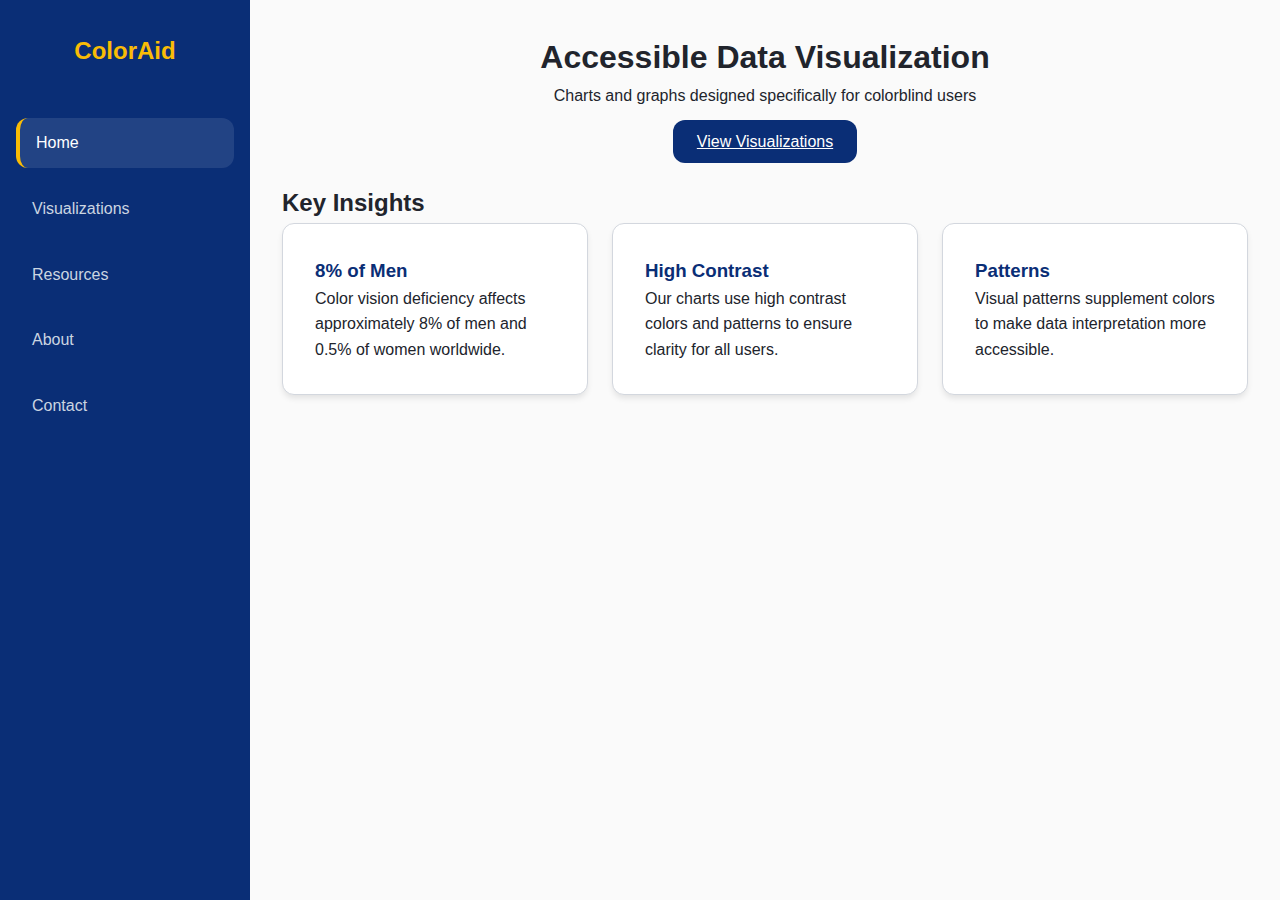
<file: index.html>
<!DOCTYPE html>
<html lang="en">
<head>
  <meta charset="UTF-8">
  <meta name="viewport" content="width=device-width, initial-scale=1.0">
  <title>ColorAid Charts - Dashboard</title>
  <link rel="stylesheet" href="assets/styles/style.css">
  <link rel="shortcut icon" href="favicon.svg" type="image/x-icon">
  <script src="assets/scripts/script.js" defer></script>
  <script type="text/javascript">
    (function(c,l,a,r,i,t,y){
        c[a]=c[a]||function(){(c[a].q=c[a].q||[]).push(arguments)};
        t=l.createElement(r);t.async=1;t.src="https://www.clarity.ms/tag/"+i;
        y=l.getElementsByTagName(r)[0];y.parentNode.insertBefore(t,y);
    })(window, document, "clarity", "script", "tl1msh2t1t");
  </script>
</head>
<body>
  <nav class="sidebar">
    <h1 class="nav-title">ColorAid</h1>
    <ul class="nav-menu">
      <li><a href="index.html" class="nav-link" data-tooltip="Go to Dashboard">Home</a></li>
      <li><a href="visualizations.html" class="nav-link" data-tooltip="View Charts">Visualizations</a></li>
      <li><a href="resources.html" class="nav-link" data-tooltip="Learn More">Resources</a></li>
      <li><a href="about.html" class="nav-link" data-tooltip="Our Story">About</a></li>
      <li><a href="contact.html" class="nav-link" data-tooltip="Get in Touch">Contact</a></li>
    </ul>
  </nav>

  <main class="main-wrapper">
    <div class="container">
      <header class="hero">
        <h1 class="hero-title">Accessible Data Visualization</h1>
        <p class="hero-subtitle">Charts and graphs designed specifically for colorblind users</p>
        <div style="text-align:center; margin-bottom: 30px; margin-top: 20px;">
             <a href="visualizations.html" class="styled-btn" data-tooltip="Click to explore interactive charts">View Visualizations</a>
        </div>
      </header>

      <section class="features">
        <h2 class="section-title">Key Insights</h2>
        <div class="features-grid">
          <div class="card-style">
            <h3 class="feature-title">8% of Men</h3>
            <p class="feature-description">Color vision deficiency affects approximately 8% of men and 0.5% of women worldwide.</p>
          </div>
          <div class="card-style">
            <h3 class="feature-title">High Contrast</h3>
            <p class="feature-description">Our charts use high contrast colors and patterns to ensure clarity for all users.</p>
          </div>
          <div class="card-style">
            <h3 class="feature-title">Patterns</h3>
            <p class="feature-description">Visual patterns supplement colors to make data interpretation more accessible.</p>
          </div>
        </div>
      </section>
    </div>
  </main>
</body>
</html>
</file>
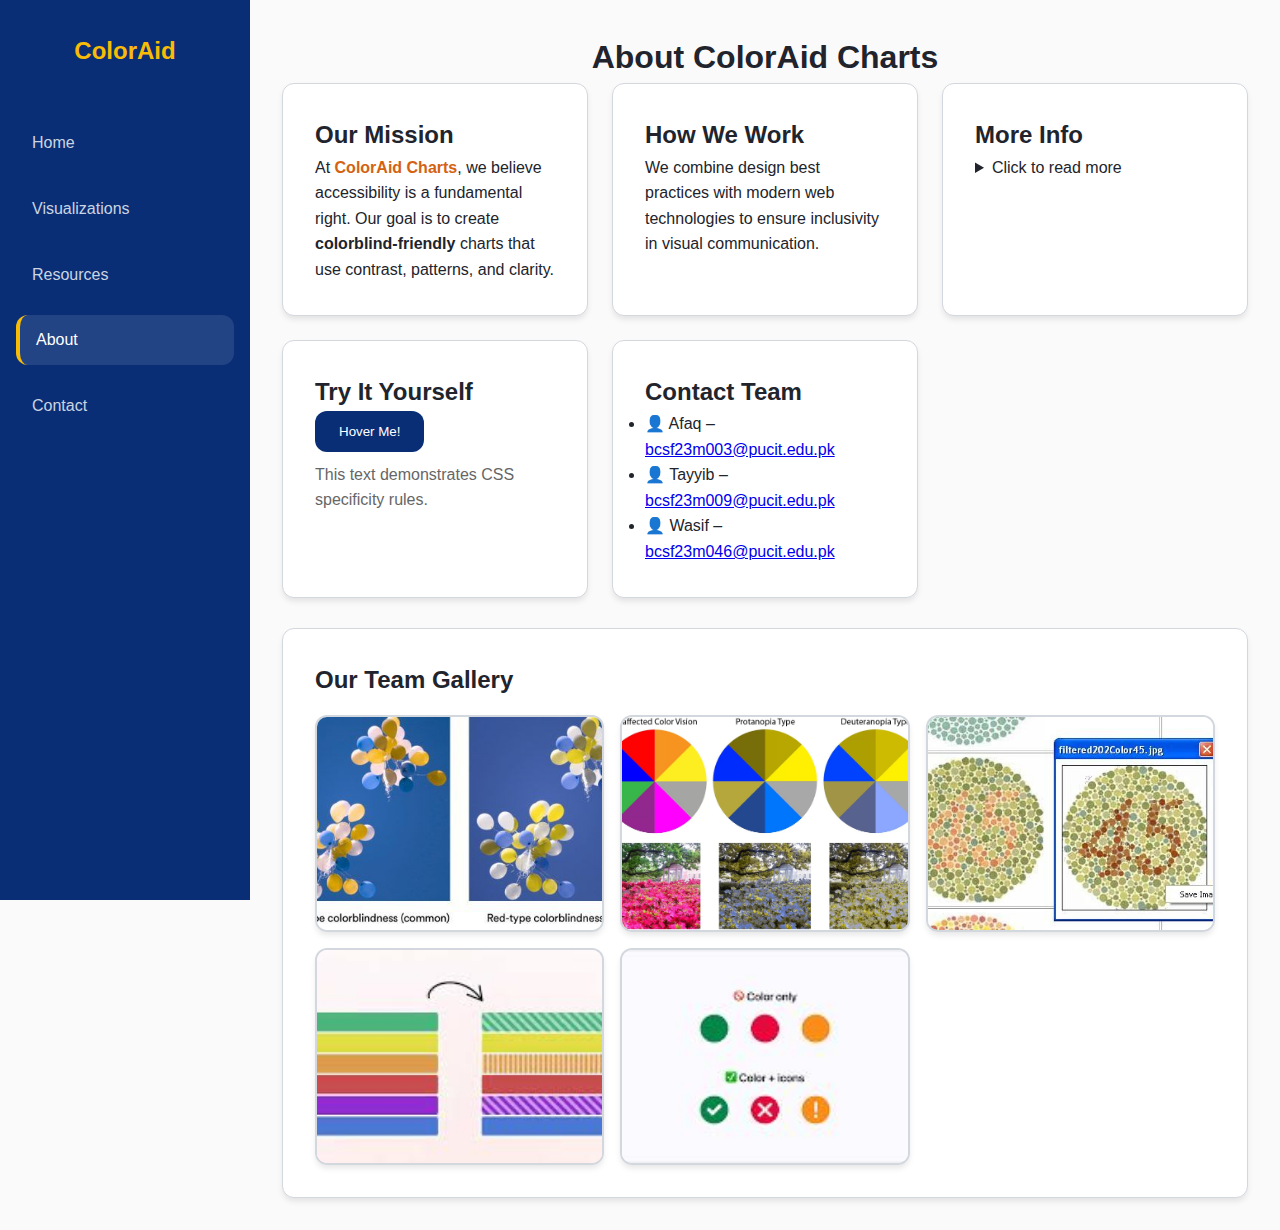
<file: about.html>
<!DOCTYPE html>
<html lang="en">

<head>
    <meta charset="UTF-8">
    <meta name="viewport" content="width=device-width, initial-scale=1.0">
    <title>ColorAid Charts - About</title>
    <link rel="stylesheet" href="assets/styles/style.css">
    <link rel="shortcut icon" href="favicon.svg" type="image/x-icon">
    <script src="assets/scripts/script.js" defer></script>
</head>

<body>
    <nav class="sidebar">
        <h1 class="nav-title">ColorAid</h1>
        <ul class="nav-menu">
            <li><a href="index.html" class="nav-link" data-tooltip="Go to Dashboard">Home</a></li>
            <li><a href="visualizations.html" class="nav-link" data-tooltip="View Charts">Visualizations</a></li>
            <li><a href="resources.html" class="nav-link" data-tooltip="Learn More">Resources</a></li>
            <li><a href="about.html" class="nav-link" data-tooltip="Our Story">About</a></li>
            <li><a href="contact.html" class="nav-link" data-tooltip="Get in Touch">Contact</a></li>
        </ul>
    </nav>

    <main class="main-wrapper">
        <div class="container">
            <h1 class="page-title">About ColorAid Charts</h1>

            <div class="features-grid">
                <section class="card-style">
                    <h2>Our Mission</h2>
                    <p>At <span style="color:var(--secondary); font-weight:bold;">ColorAid Charts</span>, we believe
                        accessibility is a fundamental right. Our goal is to create <strong>colorblind-friendly</strong>
                        charts that use contrast, patterns, and clarity.</p>
                </section>

                <section class="card-style">
                    <h2>How We Work</h2>
                    <p>We combine design best practices with modern web technologies to ensure inclusivity in visual
                        communication.</p>
                </section>

                <section class="card-style">
                    <h2>More Info</h2>
                    <details>
                        <summary data-tooltip="Click to expand details">Click to read more</summary>
                        <p style="margin-top:10px;">Our charts are tested with multiple accessibility tools, including
                            screen readers and colorblind simulators. We also adhere to WCAG 2.1 guidelines for color
                            contrast.</p>
                    </details>
                </section>

                <section class="card-style">
                    <h2>Try It Yourself</h2>
                    <button class="styled-btn" data-tooltip="Hover to see CSS specificity">Hover Me!</button>
                    <p id="specificity-demo" style="margin-top:10px; color:#666;">This text demonstrates CSS specificity
                        rules.</p>
                </section>

                <section class="card-style">
                    <h2>Contact Team</h2>
                    <ul class="team-emails">
                        <li>👤 Afaq – <a href="mailto:bcsf23m003@pucit.edu.pk"
                                data-tooltip="Email Afaq">bcsf23m003@pucit.edu.pk</a></li>
                        <li>👤 Tayyib – <a href="mailto:bcsf23m009@pucit.edu.pk"
                                data-tooltip="Email Tayyib">bcsf23m009@pucit.edu.pk</a></li>
                        <li>👤 Wasif – <a href="mailto:bcsf23m046@pucit.edu.pk"
                                data-tooltip="Email Wasif">bcsf23m046@pucit.edu.pk</a></li>
                    </ul>
                </section>

            </div>

            <section class="card-style" style="margin-top: 30px;">
                <h2>Our Team Gallery</h2>
                <div class="gallery-grid">
                    <img src="assets/images/pic 1.jpg" alt="pic1" loading="lazy">
                    <img src="assets/images/pic 2.jpg" alt="pic2" loading="lazy">
                    <img src="assets/images/pic 3.jpg" alt="pic3" loading="lazy">
                    <img src="assets/images/pic 4.jpg" alt="pic4" loading="lazy">
                    <img src="assets/images/pic 5.jpg" alt="pic5" loading="lazy">
                    <!-- <img src="assets/images/gallery6.jpg" alt="pic6" loading="lazy"> -->
                </div>
            </section>

        </div>
    </main>
</body>

</html>
</file>
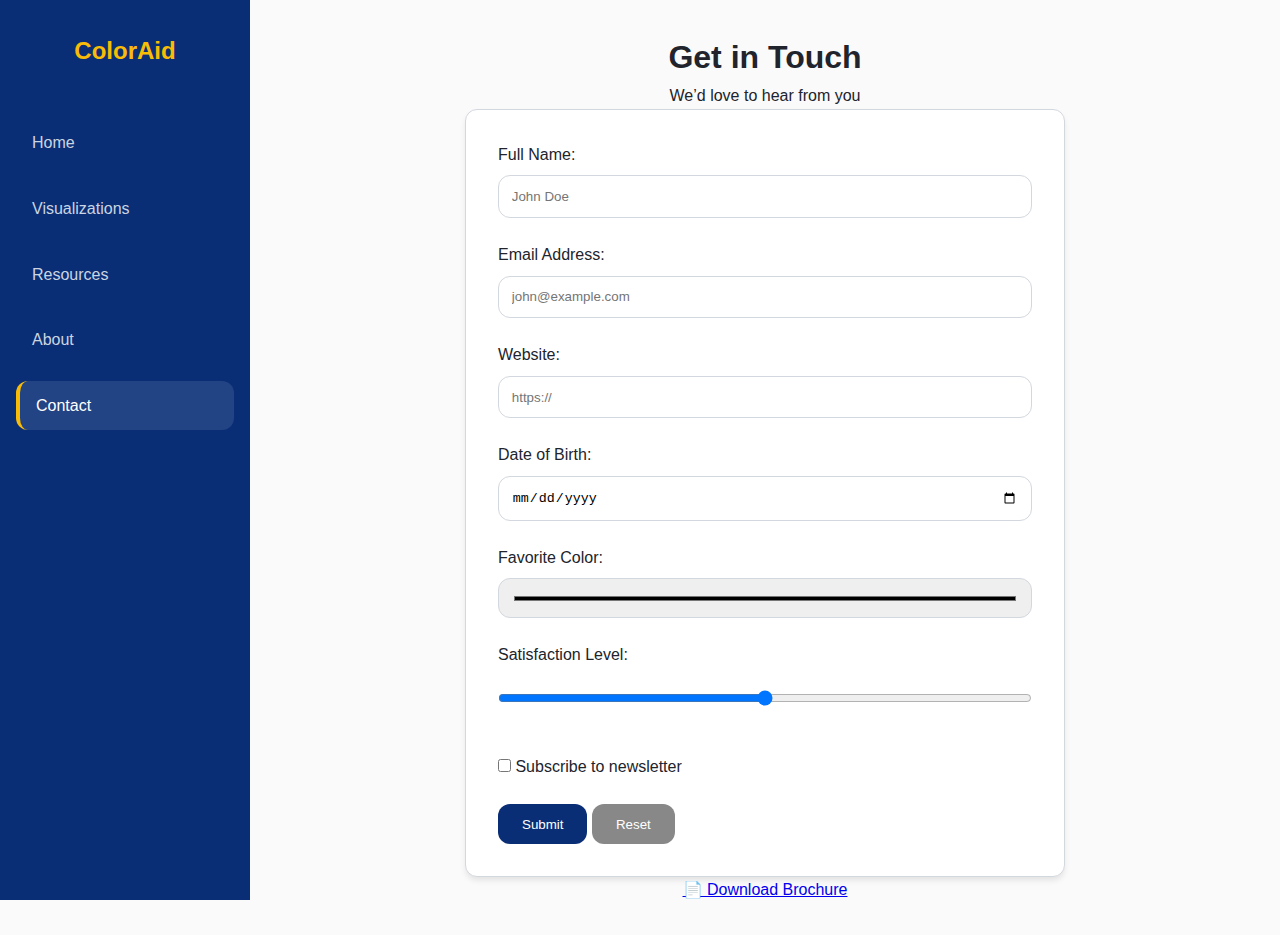
<file: contact.html>
<!DOCTYPE html>
<html lang="en">
<head>
  <meta charset="UTF-8">
  <meta name="viewport" content="width=device-width, initial-scale=1.0">
  <title>ColorAid Charts - Contact</title>
  <link rel="stylesheet" href="assets/styles/style.css">
  <link rel="shortcut icon" href="favicon.svg" type="image/x-icon">
  <script src="assets/scripts/script.js" defer></script>
</head>
<body>
  <nav class="sidebar">
    <h1 class="nav-title">ColorAid</h1>
    <ul class="nav-menu">
      <li><a href="index.html" class="nav-link" data-tooltip="Go to Dashboard">Home</a></li>
      <li><a href="visualizations.html" class="nav-link" data-tooltip="View Charts">Visualizations</a></li>
      <li><a href="resources.html" class="nav-link" data-tooltip="Learn More">Resources</a></li>
      <li><a href="about.html" class="nav-link" data-tooltip="Our Story">About</a></li>
      <li><a href="contact.html" class="nav-link" data-tooltip="Get in Touch">Contact</a></li>
    </ul>
  </nav>

  <main class="main-wrapper">
    <div class="container">
      <h1 class="page-title">Get in Touch</h1>
      <p class="page-subtitle">We’d love to hear from you</p>

      <form class="contact-form card-style">
        
        <div class="form-group">
            <label for="name">Full Name:</label>
            <input type="text" id="name" name="name" required placeholder="John Doe">
        </div>

        <div class="form-group">
            <label for="email">Email Address:</label>
            <input type="email" id="email" name="email" required placeholder="john@example.com">
        </div>

        <div class="form-group">
            <label for="website">Website:</label>
            <input type="url" id="website" name="website" placeholder="https://">
        </div>

        <div class="form-group">
            <label for="dob">Date of Birth:</label>
            <input type="date" id="dob" name="dob">
        </div>

        <div class="form-group">
            <label for="color">Favorite Color:</label>
            <input type="color" id="color" name="color" style="height:40px;">
        </div>

        <div class="form-group">
            <label for="range">Satisfaction Level:</label>
            <input type="range" id="range" name="range" min="0" max="10" data-tooltip="Slide to rate">
        </div>

        <div class="form-group">
            <label>
              <input type="checkbox" name="subscribe" style="width:auto;"> Subscribe to newsletter
            </label>
        </div>

        <div class="form-buttons">
          <button type="submit" class="styled-btn" data-tooltip="Send your message">Submit</button>
          <button type="reset" class="styled-btn reset-btn" style="background:#888;" data-tooltip="Clear all fields">Reset</button>
        </div>
      </form>

      <p class="download-link">
        <a href="assets/media/brochure.pdf" download data-tooltip="Download Brochure PDF">📄 Download Brochure</a>
      </p>
    </div>
  </main>
</body>
</html>
</file>
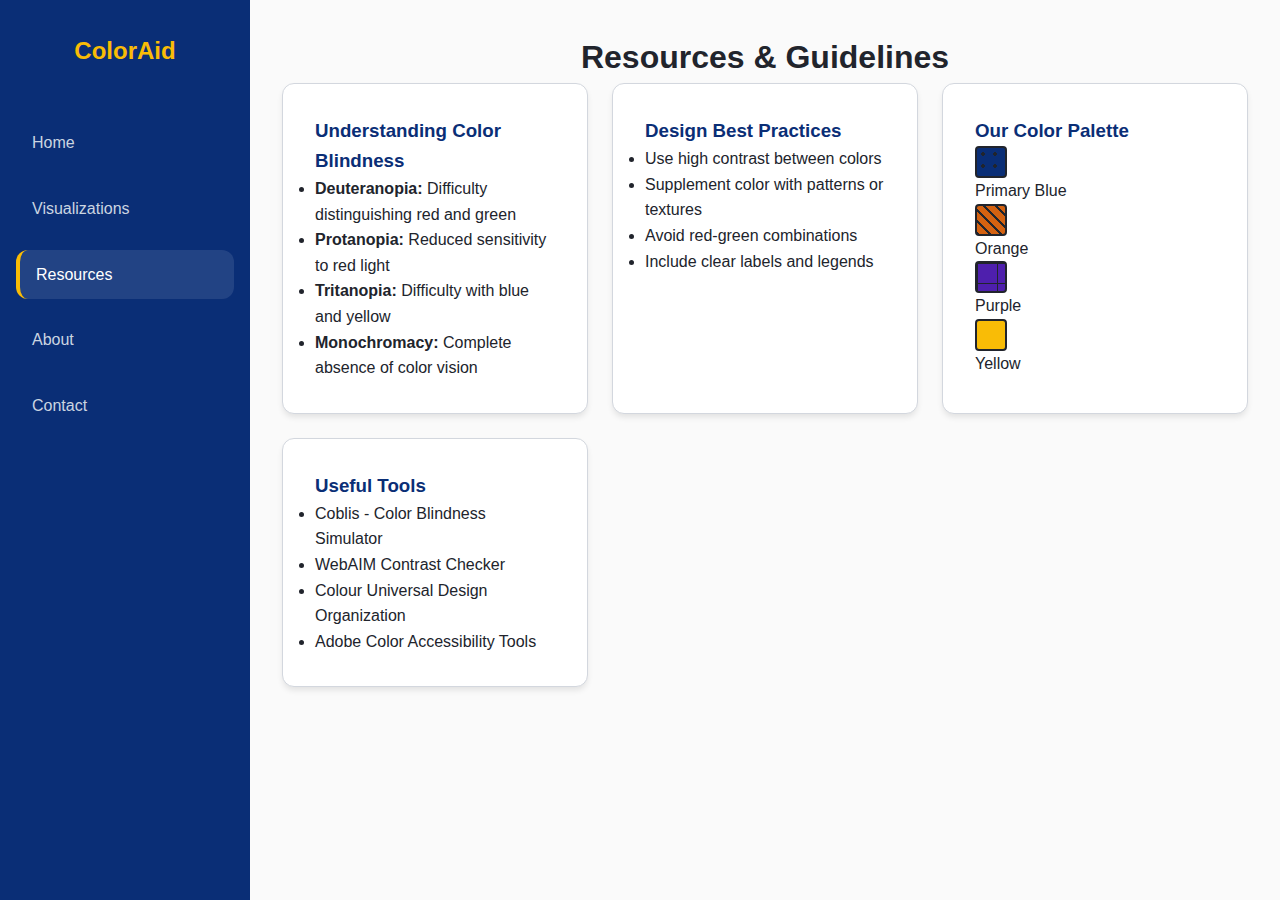
<file: resources.html>
<!DOCTYPE html>
<html lang="en">
<head>
  <meta charset="UTF-8">
  <meta name="viewport" content="width=device-width, initial-scale=1.0">
  <title>ColorAid Charts - Resources</title>
  <link rel="stylesheet" href="assets/styles/style.css">
  <link rel="shortcut icon" href="favicon.svg" type="image/x-icon">
  <script src="assets/scripts/script.js" defer></script>
</head>
<body>
  <nav class="sidebar">
    <h1 class="nav-title">ColorAid</h1>
    <ul class="nav-menu">
      <li><a href="index.html" class="nav-link" data-tooltip="Go to Dashboard">Home</a></li>
      <li><a href="visualizations.html" class="nav-link" data-tooltip="View Charts">Visualizations</a></li>
      <li><a href="resources.html" class="nav-link" data-tooltip="Learn More">Resources</a></li>
      <li><a href="about.html" class="nav-link" data-tooltip="Our Story">About</a></li>
      <li><a href="contact.html" class="nav-link" data-tooltip="Get in Touch">Contact</a></li>
    </ul>
  </nav>

  <main class="main-wrapper">
    <div class="container">
      <h1 class="page-title">Resources & Guidelines</h1>
      
      <div class="resources-grid">
        <div class="card-style">
          <h3 class="resource-title">Understanding Color Blindness</h3>
          <ul class="resource-list">
            <li><strong>Deuteranopia:</strong> Difficulty distinguishing red and green</li>
            <li><strong>Protanopia:</strong> Reduced sensitivity to red light</li>
            <li><strong>Tritanopia:</strong> Difficulty with blue and yellow</li>
            <li><strong>Monochromacy:</strong> Complete absence of color vision</li>
          </ul>
        </div>

        <div class="card-style">
          <h3 class="resource-title">Design Best Practices</h3>
          <ul class="resource-list">
            <li>Use high contrast between colors</li>
            <li>Supplement color with patterns or textures</li>
            <li>Avoid red-green combinations</li>
            <li>Include clear labels and legends</li>
          </ul>
        </div>

        <div class="card-style">
          <h3 class="resource-title">Our Color Palette</h3>
          <div class="color-palette">
            <div class="color-sample" data-tooltip="Hex: #1a3c5a"><div class="color-box color-primary pattern-dots"></div><span>Primary Blue</span></div>
            <div class="color-sample" data-tooltip="Hex: #d35400"><div class="color-box color-secondary pattern-lines"></div><span>Orange</span></div>
            <div class="color-sample" data-tooltip="Hex: #8e44ad"><div class="color-box color-tertiary pattern-grid"></div><span>Purple</span></div>
            <div class="color-sample" data-tooltip="Hex: #f1c40f"><div class="color-box color-accent"></div><span>Yellow</span></div>
          </div>
        </div>

        <div class="card-style">
            <h3 class="resource-title">Useful Tools</h3>
            <ul class="resource-list">
              <li><a class="resource-link" href="https://www.color-blindness.com/coblis-color-blindness-simulator/" target="_blank" data-tooltip="Open Coblis Simulator">Coblis - Color Blindness Simulator</a></li>
              <li><a class="resource-link" href="https://webaim.org/resources/contrastchecker/" target="_blank" data-tooltip="Check Color Contrast">WebAIM Contrast Checker</a></li>
              <li><a class="resource-link" href="https://jfly.uni-koeln.de/color/" target="_blank" data-tooltip="View Design Organization">Colour Universal Design Organization</a></li>
              <li><a class="resource-link" href="https://color.adobe.com/create/color-contrast-analyzer" target="_blank" data-tooltip="Open Adobe Tools">Adobe Color Accessibility Tools</a></li>
            </ul>
        </div>
      </div>
    </div>
  </main>
</body>
</html>
</file>
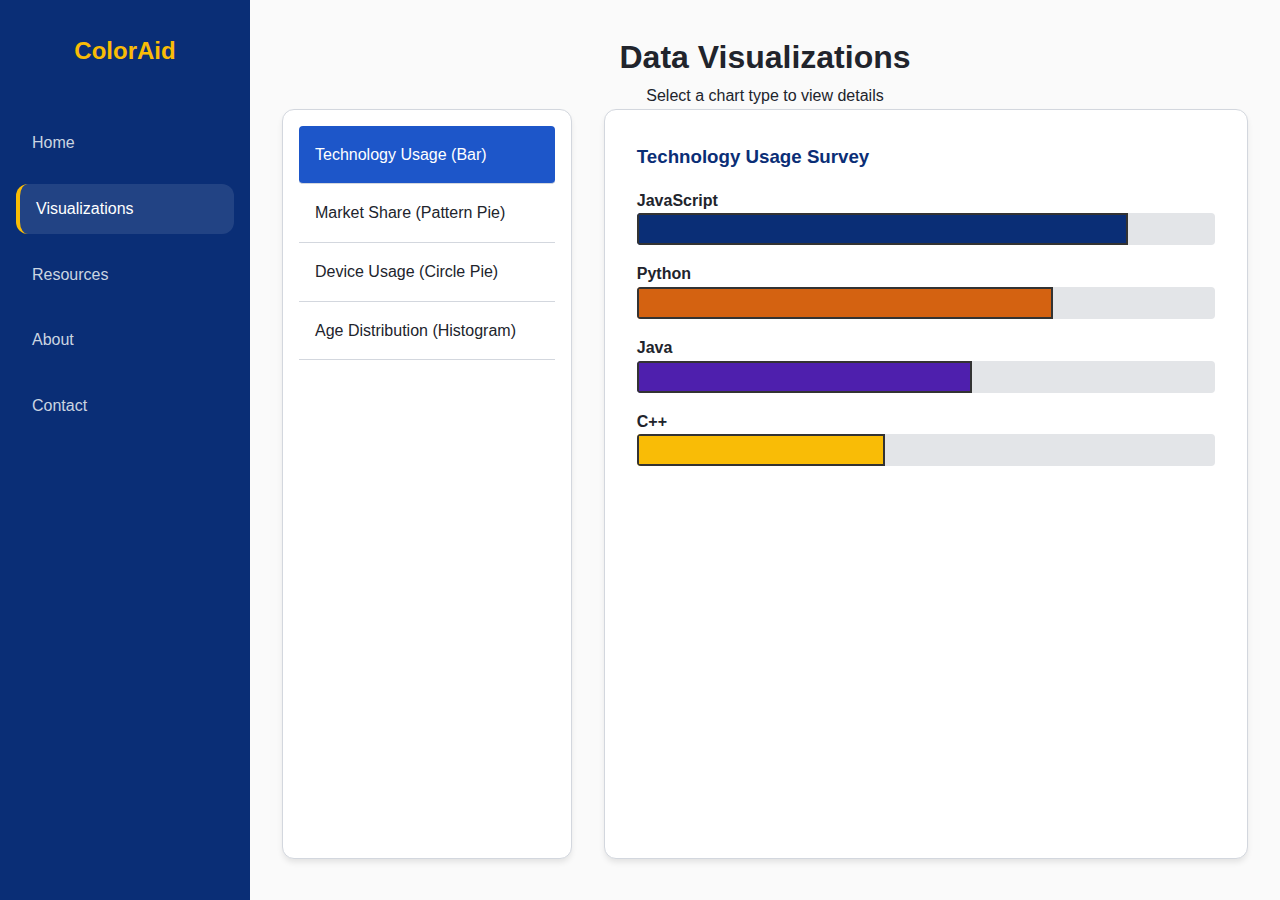
<file: visualizations.html>
<!DOCTYPE html>
<html lang="en">
<head>
  <meta charset="UTF-8">
  <meta name="viewport" content="width=device-width, initial-scale=1.0">
  <title>ColorAid Charts - Visualizations</title>
  <link rel="stylesheet" href="assets/styles/style.css">
  <link rel="shortcut icon" href="favicon.svg" type="image/x-icon">
  <script src="assets/scripts/script.js" defer></script>
</head>
<body>
  <nav class="sidebar">
    <h1 class="nav-title">ColorAid</h1>
    <ul class="nav-menu">
      <li><a href="index.html" class="nav-link" data-tooltip="Go to Dashboard">Home</a></li>
      <li><a href="visualizations.html" class="nav-link" data-tooltip="View Charts">Visualizations</a></li>
      <li><a href="resources.html" class="nav-link" data-tooltip="Learn More">Resources</a></li>
      <li><a href="about.html" class="nav-link" data-tooltip="Our Story">About</a></li>
      <li><a href="contact.html" class="nav-link" data-tooltip="Get in Touch">Contact</a></li>
    </ul>
  </nav>

  <main class="main-wrapper">
    <div class="container">
      <h1 class="page-title">Data Visualizations</h1>
      <p class="page-subtitle">Select a chart type to view details</p>

      <div class="master-detail-container">
        
        <aside class="master-list">
            <div class="master-item active-item" data-target="chart-tech" data-tooltip="View Bar Chart">Technology Usage (Bar)</div>
            <div class="master-item" data-target="chart-market" data-tooltip="View Pattern Pie Chart">Market Share (Pattern Pie)</div>
            <div class="master-item" data-target="chart-device" data-tooltip="View Circle Pie Chart">Device Usage (Circle Pie)</div>
            <div class="master-item" data-target="chart-age" data-tooltip="View Histogram">Age Distribution (Histogram)</div>
        </aside>

        <section class="detail-view">
            
            <div id="chart-tech" class="chart-panel active-panel">
                <h3 class="chart-title">Technology Usage Survey</h3>
                <div class="bar-chart">
                    <div class="bar-item">
                        <span class="bar-label">JavaScript</span>
                        <div class="bar-container" data-tooltip="85% Usage">
                            <div class="bar bar-primary" style="width: 85%;"></div>
                            <span class="bar-value">85</span>
                        </div>
                    </div>
                    <div class="bar-item">
                        <span class="bar-label">Python</span>
                        <div class="bar-container" data-tooltip="72% Usage">
                            <div class="bar bar-secondary" style="width: 72%;"></div>
                            <span class="bar-value">72</span>
                        </div>
                    </div>
                    <div class="bar-item">
                        <span class="bar-label">Java</span>
                        <div class="bar-container" data-tooltip="58% Usage">
                            <div class="bar bar-tertiary" style="width: 58%;"></div>
                            <span class="bar-value">58</span>
                        </div>
                    </div>
                    <div class="bar-item">
                        <span class="bar-label">C++</span>
                        <div class="bar-container" data-tooltip="43% Usage">
                            <div class="bar bar-accent" style="width: 43%;"></div>
                            <span class="bar-value">43</span>
                        </div>
                    </div>
                </div>
            </div>

            <div id="chart-market" class="chart-panel">
                <h3 class="chart-title">Market Share Distribution</h3>
                <div class="pie-chart">
                    <div class="pie-item">
                        <div class="pie-label"><span>Chrome </span><span>(45.2%)</span></div>
                        <div class="pie-bar" data-tooltip="Leading Browser">
                            <div class="pie-fill bar-primary pattern-dots" style="width: 45.2%;"></div>
                        </div>
                    </div>
                    <div class="pie-item">
                        <div class="pie-label"><span>Firefox </span><span>(28.7%)</span></div>
                        <div class="pie-bar" data-tooltip="Secondary Browser">
                            <div class="pie-fill bar-secondary pattern-lines" style="width: 28.7%;"></div>
                        </div>
                    </div>
                    <div class="pie-item">
                        <div class="pie-label"><span>Safari </span><span>(18.3%)</span></div>
                        <div class="pie-bar" data-tooltip="Mobile/Mac Browser">
                            <div class="pie-fill bar-tertiary pattern-grid" style="width: 18.3%;"></div>
                        </div>
                    </div>
                    <div class="pie-item">
                        <div class="pie-label"><span>Edge </span><span>(7.8%)</span></div>
                        <div class="pie-bar" data-tooltip="Windows Default">
                            <div class="pie-fill bar-accent" style="width: 7.8%;"></div>
                        </div>
                    </div>
                </div>
            </div>

            <div id="chart-device" class="chart-panel">
                <h3 class="chart-title">Device Usage Breakdown</h3>
                <div class="circle-pie" 
                     data-tooltip="Hover legends for details"
                     style="--p1:40; --p2:30; --p3:20; --p4:10; --c1: var(--primary); --c2: var(--secondary); --c3: var(--tertiary); --c4: var(--accent);">
                </div>
                <div class="chart-legend">
                    <div class="legend-item"><div class="legend-marker marker-primary pattern-dots"></div><span>Mobile (40%)</span></div>
                    <div class="legend-item"><div class="legend-marker marker-secondary pattern-lines"></div><span>Laptop (30%)</span></div>
                    <div class="legend-item"><div class="legend-marker marker-tertiary pattern-grid"></div><span>Tablet (20%)</span></div>
                    <div class="legend-item"><div class="legend-marker marker-accent"></div><span>Desktop (10%)</span></div>
                </div>
            </div>

            <div id="chart-age" class="chart-panel">
                <h3 class="chart-title">Age Distribution</h3>
                <div class="histogram">
                    <div class="hist-bar bar-primary" style="height: 60%;" data-tooltip="Group 18-24: 60%"></div>
                    <div class="hist-bar bar-secondary" style="height: 80%;" data-tooltip="Group 25-34: 80%"></div>
                    <div class="hist-bar bar-tertiary" style="height: 50%;" data-tooltip="Group 35-44: 50%"></div>
                    <div class="hist-bar bar-accent" style="height: 30%;" data-tooltip="Group 45-54: 30%"></div>
                </div>
                <div class="hist-labels">
                    <span>18-24</span><span>25-34</span><span>35-44</span><span>45-54</span>
                </div>
            </div>

        </section>
      </div>
    </div>
  </main>
</body>
</html>
</file>
<file: assets/styles/style.css>
/* Colorblind-friendly design system with high contrast and accessibility focus */

:root {
    --background: hsl(0, 0%, 98%);
    --foreground: hsl(220, 15%, 15%);
    --card: hsl(0, 0%, 100%);
    --card-foreground: hsl(220, 15%, 15%);
    --primary: hsl(220, 85%, 25%);
    --primary-foreground: hsl(0, 0%, 98%);
    --primary-light: hsl(220, 75%, 45%);
    --secondary: hsl(25, 85%, 45%);
    --secondary-foreground: hsl(0, 0%, 98%);
    --tertiary: hsl(260, 70%, 40%);
    --accent: hsl(45, 95%, 50%);
    --muted: hsl(220, 10%, 90%);
    --muted-foreground: hsl(220, 15%, 35%);
    --border: hsl(220, 15%, 85%);
    --shadow: 0 4px 6px -1px rgba(0, 0, 0, 0.1);
    --radius: 0.75rem;
    --sidebar-width: 250px;
}

* { margin: 0; padding: 0; box-sizing: border-box; }

body {
    font-family: -apple-system, BlinkMacSystemFont, 'Segoe UI', 'Roboto', sans-serif;
    background-color: var(--background);
    color: var(--foreground);
    line-height: 1.6;
    display: flex; /* Sidebar Layout */
    min-height: 100vh;
}

/* --- PATTERN: SIDEBAR NAVIGATION [cite: 34] --- */
.sidebar {
    width: var(--sidebar-width);
    background-color: var(--primary);
    color: var(--primary-foreground);
    height: 100vh;
    position: fixed;
    left: 0;
    top: 0;
    padding: 2rem 1rem;
    display: flex;
    flex-direction: column;
    z-index: 1000;
}

.nav-title {
    font-size: 1.5rem;
    font-weight: bold;
    color: var(--accent);
    margin-bottom: 3rem;
    text-align: center;
}

.nav-menu {
    list-style: none;
    display: flex;
    flex-direction: column;
    gap: 1rem; /* Miller's Law: Distinct separation */
}

.nav-link {
    text-decoration: none;
    color: #cbd5e1;
    font-weight: 500;
    padding: 0.75rem 1rem;
    border-radius: var(--radius);
    display: block;
    transition: all 0.3s ease;
}

.nav-link:hover, .nav-link.active {
    background-color: rgba(255,255,255,0.1);
    color: #fff;
    border-left: 4px solid var(--accent);
}

/* Main Content Area Wrapper */
.main-wrapper {
    margin-left: var(--sidebar-width);
    width: calc(100% - var(--sidebar-width));
    padding: 2rem;
}

/* --- PATTERN: TOOLTIPS  --- */
[data-tooltip] {
    position: relative;
    cursor: help;
}

[data-tooltip]:hover::after {
    content: attr(data-tooltip);
    position: absolute;
    bottom: 110%;
    left: 50%;
    transform: translateX(-50%);
    background-color: #333;
    color: white;
    padding: 5px 10px;
    border-radius: 4px;
    font-size: 0.8rem;
    white-space: nowrap;
    z-index: 10;
    box-shadow: 0 2px 4px rgba(0,0,0,0.2);
}

/* --- PATTERN: MASTER-DETAIL [cite: 16] --- */
/* Specific for Visualizations Page */
.master-detail-container {
    display: flex;
    gap: 2rem;
    height: calc(100vh - 150px); /* Fit within view */
}

.master-list {
    flex: 0 0 30%; /* 30% width for Master */
    background: var(--card);
    border: 1px solid var(--border);
    border-radius: var(--radius);
    padding: 1rem;
    overflow-y: auto;
    box-shadow: var(--shadow);
}

.master-item {
    padding: 1rem;
    border-bottom: 1px solid var(--border);
    cursor: pointer;
    transition: background 0.2s;
}

.master-item:hover { background-color: var(--muted); }
.master-item.active-item { 
    background-color: var(--primary-light); 
    color: white; 
    border-radius: 4px;
}

.detail-view {
    flex: 1; /* Remainder for Detail */
    background: var(--card);
    border: 1px solid var(--border);
    border-radius: var(--radius);
    padding: 2rem;
    box-shadow: var(--shadow);
    overflow-y: auto;
}

.chart-panel { display: none; } /* Hidden by default */
.chart-panel.active-panel { display: block; animation: fadeIn 0.5s; }

@keyframes fadeIn { from { opacity: 0; } to { opacity: 1; } }

.page-title, .page-subtitle, .hero-title, .hero-subtitle {
    text-align: center;
}

/* --- PATTERN: DASHBOARD & CHUNKING [cite: 99, 113] --- */
.container { max-width: 1400px; margin: 0 auto; }
.features-grid, .resources-grid {
    display: grid;
    grid-template-columns: repeat(auto-fit, minmax(300px, 1fr));
    gap: 1.5rem;
}
.gallery-grid {
    display: grid;
    grid-template-columns: repeat(3, 1fr);
    gap: 1rem;
    margin-top: 1rem;
}
.feature-title, .chart-title, .resource-title {
    color: var(--primary);
}
.resource-link {
    text-decoration: none;
    color: inherit;
}
.bar-label, .pie-label, .chart-legend, .hist-labels {
    font-weight: 600;
}
.bar-value {
    color: black;
}
.color-box {
    width: 2rem;
    height: 2rem;
    border: 2px solid var(--foreground);
    border-radius: 4px;
}
.color-primary {
    background-color: var(--primary);
}

.color-secondary {
    background-color: var(--secondary);
}

.color-tertiary {
    background-color: var(--tertiary);
}

.color-accent {
    background-color: var(--accent);
}

.download-link {
    text-align: center;
}
.card-style {
    background: var(--card);
    padding: 2rem;
    border-radius: var(--radius);
    box-shadow: var(--shadow);
    border: 1px solid var(--border);
}

/* Existing Visual styles from your code (Preserved) */
.pattern-dots { background-image: radial-gradient(circle, currentColor 2px, transparent 2px); background-size: 12px 12px; }
.pattern-lines { background-image: repeating-linear-gradient(45deg, currentColor, currentColor 2px, transparent 2px, transparent 8px); }
.pattern-grid { background-image: linear-gradient(currentColor 1px, transparent 1px), linear-gradient(90deg, currentColor 1px, transparent 1px); background-size: 20px 20px; }
.gallery-grid img {
  width: 100%;
  aspect-ratio: 4 / 3;     
  object-fit: cover;       
  border-radius: var(--radius);
  border: 2px solid var(--border);
  box-shadow: var(--shadow);
  transition: transform 0.3s ease;
}
.gallery-grid img:hover {
  transform: scale(1.05);
}
/* Form Chunking */
.contact-form { max-width: 600px; margin: 0 auto; }
.form-group { margin-bottom: 1.5rem; } /* Spacing for Miller's Law */
input, select, textarea { width: 100%; padding: 0.8rem; margin-top: 0.5rem; border: 1px solid var(--border); border-radius: var(--radius); }
.styled-btn { background: var(--primary); color: white; padding: 0.8rem 1.5rem; border: none; border-radius: var(--radius); cursor: pointer; }
.styled-btn:hover {
  background-color: var(--primary-light);
  transform: scale(1.05);
}
/* Chart Specifics (Preserved) */
.bar-chart, .pie-chart, .histogram, .circle-pie { margin-top: 1rem; }
.bar-container, .pie-bar { background: var(--muted); border-radius: 4px; height: 2rem; overflow: hidden; margin-bottom: 1rem; }
.bar, .pie-fill { height: 100%; transition: width 1s ease; border: 2px solid #333; }
.bar-primary { background-color: var(--primary); color: white; }
.bar-secondary { background-color: var(--secondary); color: white; }
.bar-tertiary { background-color: var(--tertiary); color: white; }
.bar-accent { background-color: var(--accent); color: black; }
.circle-pie { width: 200px; height: 200px; border-radius: 50%; background: conic-gradient(var(--c1) 0% 40%, var(--c2) 40% 70%, var(--c3) 70% 90%, var(--c4) 90% 100%); margin: 2rem auto; }
.histogram { display: flex; align-items: flex-end; height: 200px; gap: 10px; }
.hist-bar { flex: 1; border-radius: 4px 4px 0 0; border: 1px solid #333; }
.hist-labels { display: flex; justify-content: space-between; margin-top: 10px; }

/* Responsive */
@media (max-width: 768px) {
    body { flex-direction: column; }
    .sidebar { width: 100%; height: auto; position: relative; flex-direction: row; align-items: center; justify-content: space-between; padding: 1rem; }
    .nav-menu { flex-direction: row; gap: 10px; display: none; } /* Hamburger logic needed for mobile, but simplified here */
    .main-wrapper { margin-left: 0; width: 100%; }
    .master-detail-container { flex-direction: column; height: auto; }

}
</file>
